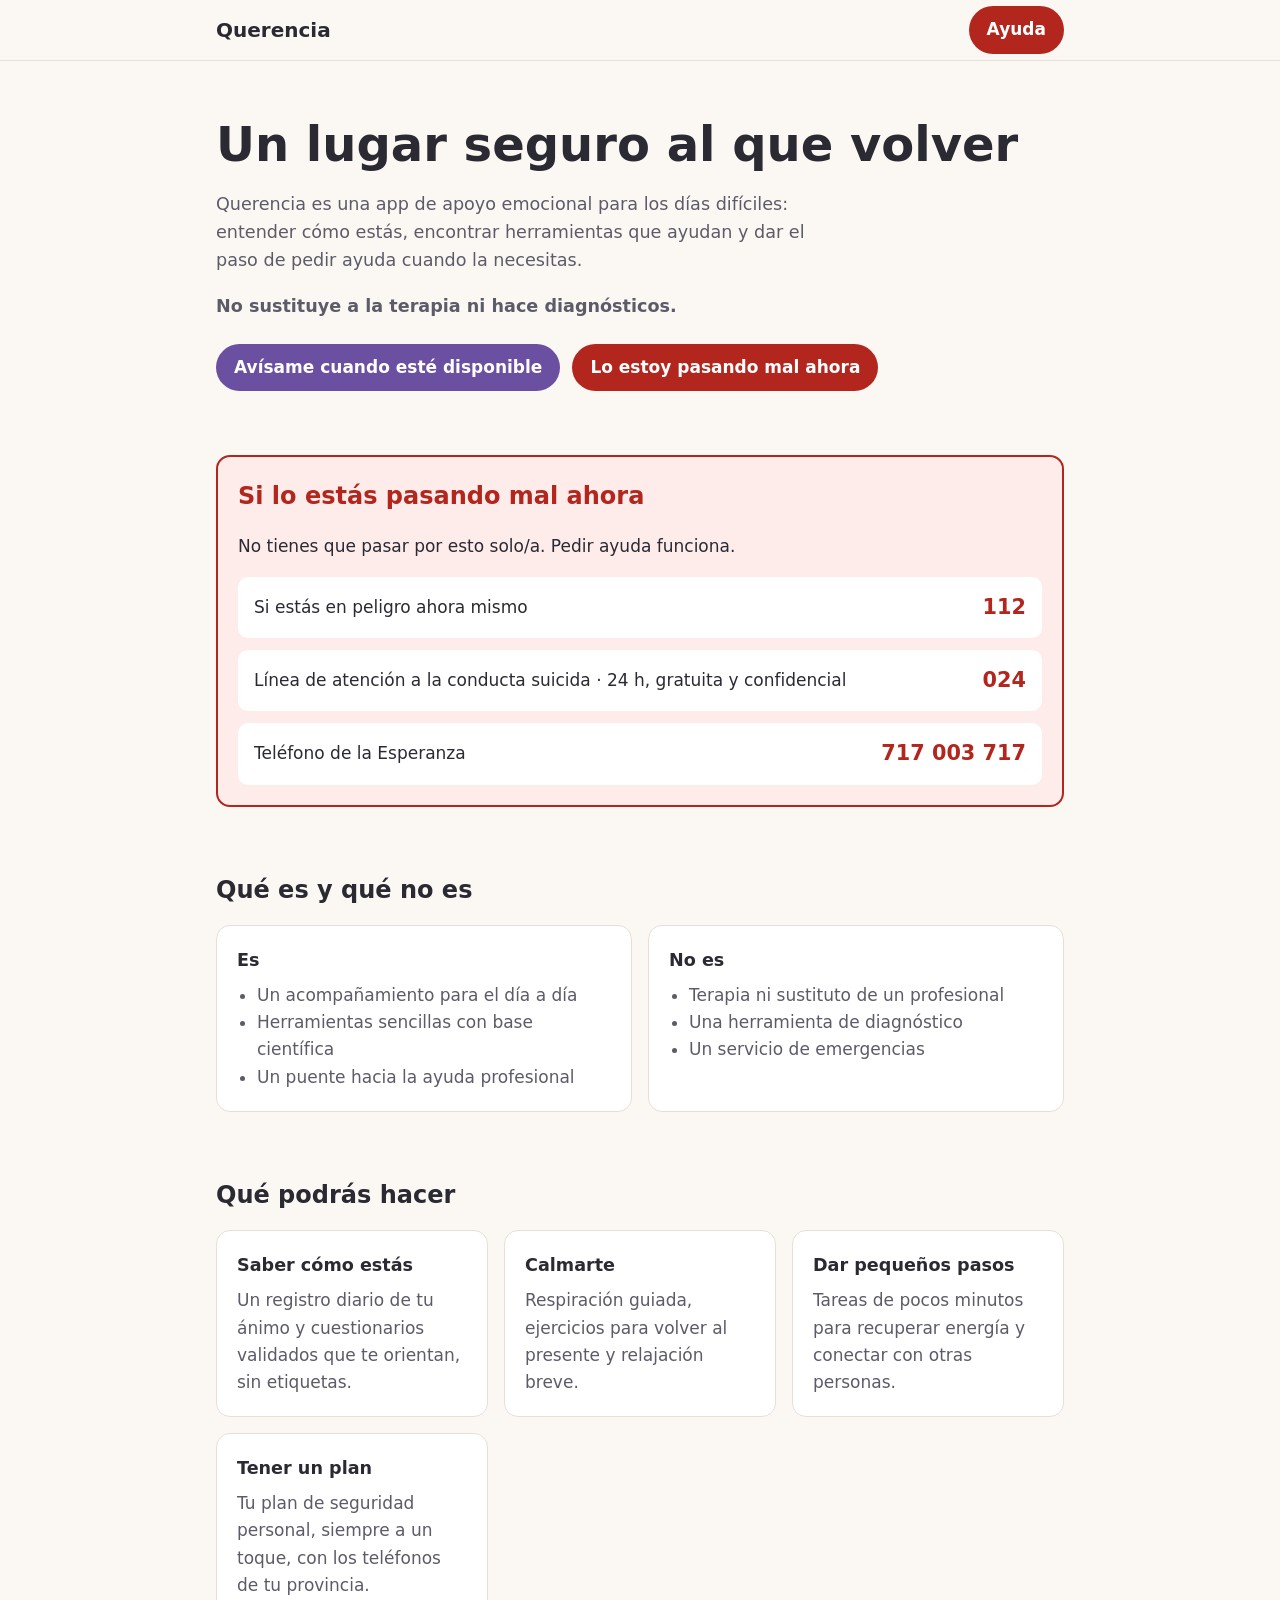
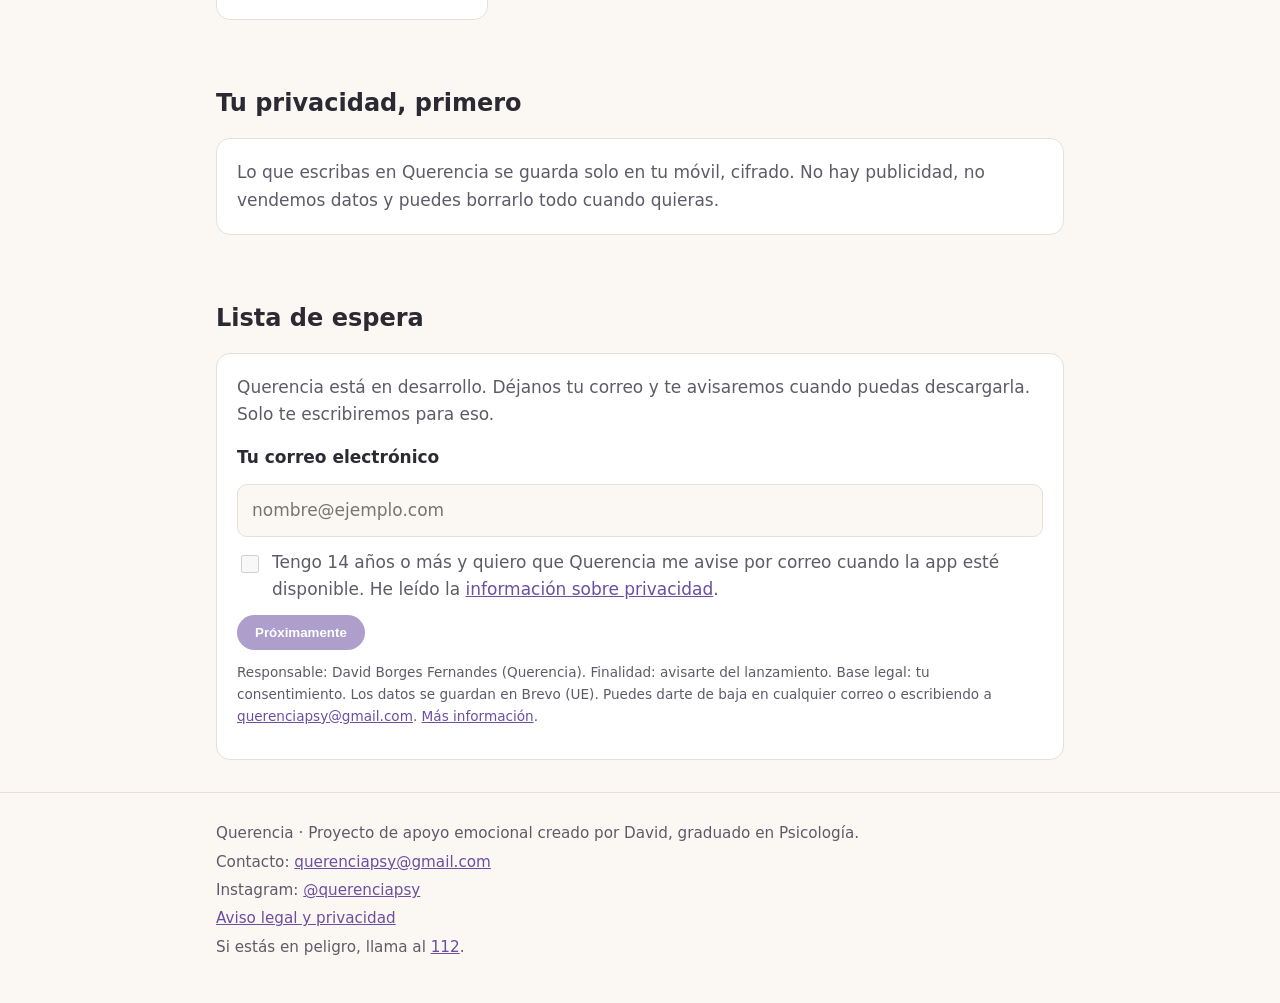
<file: index.html>
<!doctype html>
<html lang="es">
<head>
  <meta charset="utf-8">
  <meta name="viewport" content="width=device-width, initial-scale=1">
  <title>Querencia · Apoyo emocional</title>
  <meta name="description" content="Querencia es una app de apoyo emocional y autoayuda. No sustituye a la terapia. Si estás en peligro, llama al 112 o al 024.">
  <link rel="stylesheet" href="styles.css">
</head>
<body>
  <header>
    <div class="wrap">
      <a class="brand" href="#">Querencia</a>
      <a class="btn btn-help" href="#ayuda">Ayuda</a>
    </div>
  </header>

  <main class="wrap">
    <section class="hero">
      <h1>Un lugar seguro al que volver</h1>
      <p>Querencia es una app de apoyo emocional para los días difíciles: entender cómo estás, encontrar herramientas que ayudan y dar el paso de pedir ayuda cuando la necesitas.</p>
      <p><strong>No sustituye a la terapia ni hace diagnósticos.</strong></p>
      <div class="actions">
        <a class="btn btn-primary" href="#lista-de-espera">Avísame cuando esté disponible</a>
        <a class="btn btn-help" href="#ayuda">Lo estoy pasando mal ahora</a>
      </div>
    </section>

    <section id="ayuda" aria-labelledby="ayuda-titulo">
      <div class="help-box">
        <h2 id="ayuda-titulo">Si lo estás pasando mal ahora</h2>
        <p>No tienes que pasar por esto solo/a. Pedir ayuda funciona.</p>
        <ul class="phones">
          <li><a href="tel:112"><span>Si estás en peligro ahora mismo</span><strong>112</strong></a></li>
          <li><a href="tel:024"><span>Línea de atención a la conducta suicida · 24 h, gratuita y confidencial</span><strong>024</strong></a></li>
          <li><a href="tel:717003717"><span>Teléfono de la Esperanza</span><strong>717 003 717</strong></a></li>
        </ul>
      </div>
    </section>

    <section aria-labelledby="que-es">
      <h2 id="que-es">Qué es y qué no es</h2>
      <div class="grid">
        <div class="card">
          <h3>Es</h3>
          <ul>
            <li>Un acompañamiento para el día a día</li>
            <li>Herramientas sencillas con base científica</li>
            <li>Un puente hacia la ayuda profesional</li>
          </ul>
        </div>
        <div class="card">
          <h3>No es</h3>
          <ul>
            <li>Terapia ni sustituto de un profesional</li>
            <li>Una herramienta de diagnóstico</li>
            <li>Un servicio de emergencias</li>
          </ul>
        </div>
      </div>
    </section>

    <section aria-labelledby="que-podras">
      <h2 id="que-podras">Qué podrás hacer</h2>
      <div class="grid">
        <div class="card"><h3>Saber cómo estás</h3><p>Un registro diario de tu ánimo y cuestionarios validados que te orientan, sin etiquetas.</p></div>
        <div class="card"><h3>Calmarte</h3><p>Respiración guiada, ejercicios para volver al presente y relajación breve.</p></div>
        <div class="card"><h3>Dar pequeños pasos</h3><p>Tareas de pocos minutos para recuperar energía y conectar con otras personas.</p></div>
        <div class="card"><h3>Tener un plan</h3><p>Tu plan de seguridad personal, siempre a un toque, con los teléfonos de tu provincia.</p></div>
      </div>
    </section>

    <section aria-labelledby="privacidad">
      <h2 id="privacidad">Tu privacidad, primero</h2>
      <div class="card">
        <p>Lo que escribas en Querencia se guarda solo en tu móvil, cifrado. No hay publicidad, no vendemos datos y puedes borrarlo todo cuando quieras.</p>
      </div>
    </section>

    <section id="lista-de-espera" aria-labelledby="espera-titulo">
      <h2 id="espera-titulo">Lista de espera</h2>
      <div class="card">
        <p>Querencia está en desarrollo. Déjanos tu correo y te avisaremos cuando puedas descargarla. Solo te escribiremos para eso.</p>

        <!--
          Configuración: pega en data-action la URL "action" del formulario de Brevo
          (Formularios > tu formulario > Compartir > Código HTML, atributo action="https://....sibforms.com/serve/...").
          Mientras esté vacío, el formulario se muestra desactivado como "Próximamente".
        -->
        <form id="waitlist" class="waitlist" method="POST" data-action="" novalidate>
          <label for="wl-email">Tu correo electrónico</label>
          <input id="wl-email" name="EMAIL" type="email" autocomplete="email" inputmode="email" required placeholder="nombre@ejemplo.com">

          <label class="check">
            <input id="wl-consent" name="OPT_IN" type="checkbox" value="1" required>
            <span>Tengo 14 años o más y quiero que Querencia me avise por correo cuando la app esté disponible. He leído la <a href="aviso-legal.html#lista-de-espera">información sobre privacidad</a>.</span>
          </label>

          <!-- Campo trampa contra bots: las personas no lo ven -->
          <input class="hp" type="text" name="email_address_check" value="" tabindex="-1" autocomplete="off" aria-hidden="true">
          <input type="hidden" name="locale" value="es">

          <button class="btn btn-primary" type="submit">Avísame</button>
          <p class="fine">Responsable: David Borges Fernandes (Querencia). Finalidad: avisarte del lanzamiento. Base legal: tu consentimiento. Los datos se guardan en Brevo (UE). Puedes darte de baja en cualquier correo o escribiendo a <a href="mailto:querenciapsy@gmail.com">querenciapsy@gmail.com</a>. <a href="aviso-legal.html#lista-de-espera">Más información</a>.</p>
          <p id="wl-status" class="status" role="status" aria-live="polite"></p>
        </form>
      </div>
    </section>
  </main>

  <footer>
    <div class="wrap">
      <p>Querencia · Proyecto de apoyo emocional creado por David, graduado en Psicología.</p>
      <p>Contacto: <a href="mailto:querenciapsy@gmail.com">querenciapsy@gmail.com</a></p>
      <p>Instagram: <a href="https://www.instagram.com/querenciapsy/">@querenciapsy</a></p>
      <p><a href="aviso-legal.html">Aviso legal y privacidad</a></p>
      <p>Si estás en peligro, llama al <a href="tel:112">112</a>.</p>
    </div>
  </footer>
  <script>
  (function () {
    var form = document.getElementById('waitlist');
    if (!form) return;
    var action = (form.getAttribute('data-action') || '').trim();
    var status = document.getElementById('wl-status');
    var button = form.querySelector('button[type="submit"]');
    var email = document.getElementById('wl-email');
    var consent = document.getElementById('wl-consent');

    function say(msg, kind) { status.textContent = msg; status.className = 'status ' + (kind || ''); }

    if (!action) {
      email.disabled = true; consent.disabled = true; button.disabled = true;
      button.textContent = 'Próximamente';
      return;
    }
    form.setAttribute('action', action);

    form.addEventListener('submit', function (e) {
      e.preventDefault();
      if (!email.value || !email.checkValidity()) { say('Revisa tu correo electrónico.', 'error'); email.focus(); return; }
      if (!consent.checked) { say('Marca la casilla para poder avisarte.', 'error'); consent.focus(); return; }
      button.disabled = true;
      say('Enviando…');
      fetch(action, { method: 'POST', body: new FormData(form) })
        .then(function (r) { return r.json().catch(function () { return { success: r.ok }; }); })
        .then(function (data) {
          if (data && data.success === false) throw new Error('rechazado');
          form.reset();
          say('Listo. Te hemos enviado un correo para confirmar tu suscripción: revisa también la carpeta de spam.', 'ok');
        })
        .catch(function () {
          // Si el navegador bloquea la petición, se envía el formulario de forma clásica.
          form.submit();
        })
        .then(function () { button.disabled = false; });
    });
  })();
  </script>
</body>
</html>
</file>
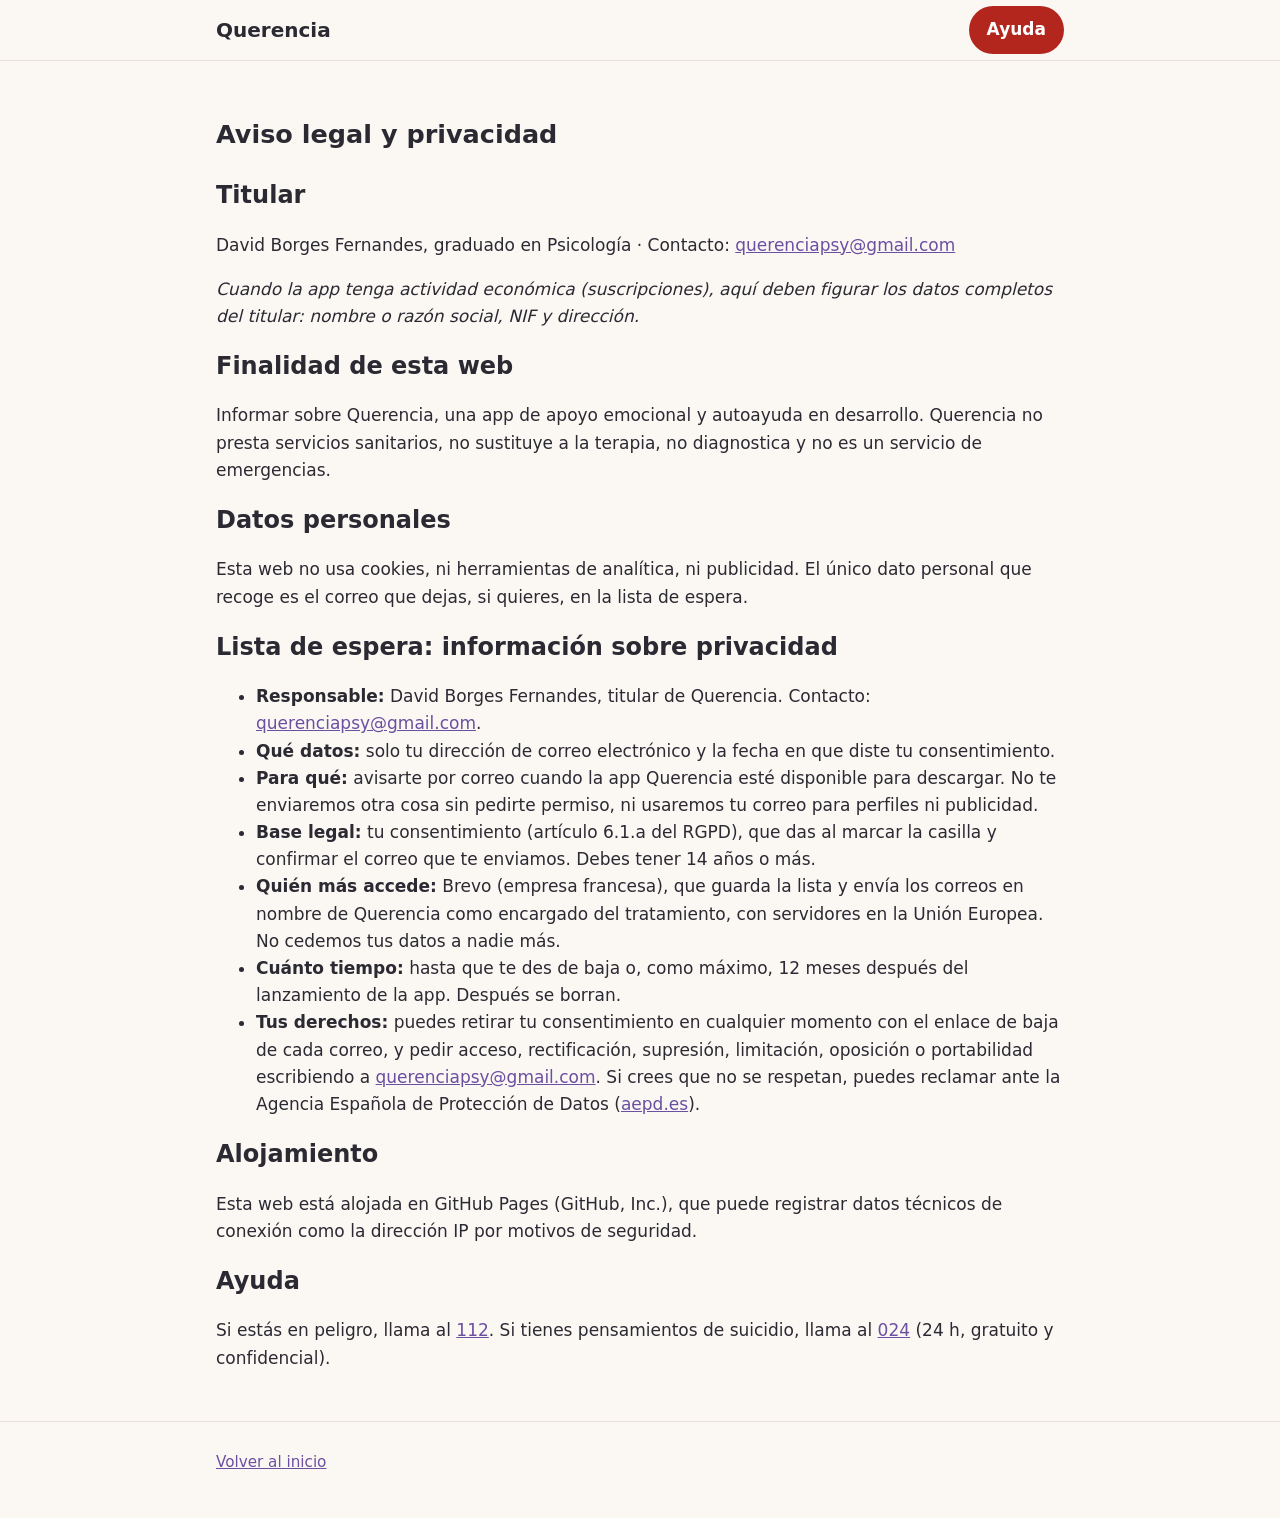
<file: aviso-legal.html>
<!doctype html>
<html lang="es">
<head>
  <meta charset="utf-8">
  <meta name="viewport" content="width=device-width, initial-scale=1">
  <title>Aviso legal · Querencia</title>
  <meta name="robots" content="noindex">
  <link rel="stylesheet" href="styles.css">
</head>
<body>
  <header>
    <div class="wrap">
      <a class="brand" href="index.html">Querencia</a>
      <a class="btn btn-help" href="index.html#ayuda">Ayuda</a>
    </div>
  </header>

  <main class="wrap">
    <section>
      <h1>Aviso legal y privacidad</h1>
      
      <h2>Titular</h2>
      <p>David Borges Fernandes, graduado en Psicología · Contacto: <a href="mailto:querenciapsy@gmail.com">querenciapsy@gmail.com</a></p>
      <p><em>Cuando la app tenga actividad económica (suscripciones), aquí deben figurar los datos completos del titular: nombre o razón social, NIF y dirección.</em></p>

      <h2>Finalidad de esta web</h2>
      <p>Informar sobre Querencia, una app de apoyo emocional y autoayuda en desarrollo. Querencia no presta servicios sanitarios, no sustituye a la terapia, no diagnostica y no es un servicio de emergencias.</p>

      <h2>Datos personales</h2>
      <p>Esta web no usa cookies, ni herramientas de analítica, ni publicidad. El único dato personal que recoge es el correo que dejas, si quieres, en la lista de espera.</p>

      <h2 id="lista-de-espera">Lista de espera: información sobre privacidad</h2>
      <ul>
        <li><strong>Responsable:</strong> David Borges Fernandes, titular de Querencia. Contacto: <a href="mailto:querenciapsy@gmail.com">querenciapsy@gmail.com</a>.</li>
        <li><strong>Qué datos:</strong> solo tu dirección de correo electrónico y la fecha en que diste tu consentimiento.</li>
        <li><strong>Para qué:</strong> avisarte por correo cuando la app Querencia esté disponible para descargar. No te enviaremos otra cosa sin pedirte permiso, ni usaremos tu correo para perfiles ni publicidad.</li>
        <li><strong>Base legal:</strong> tu consentimiento (artículo 6.1.a del RGPD), que das al marcar la casilla y confirmar el correo que te enviamos. Debes tener 14 años o más.</li>
        <li><strong>Quién más accede:</strong> Brevo (empresa francesa), que guarda la lista y envía los correos en nombre de Querencia como encargado del tratamiento, con servidores en la Unión Europea. No cedemos tus datos a nadie más.</li>
        <li><strong>Cuánto tiempo:</strong> hasta que te des de baja o, como máximo, 12 meses después del lanzamiento de la app. Después se borran.</li>
        <li><strong>Tus derechos:</strong> puedes retirar tu consentimiento en cualquier momento con el enlace de baja de cada correo, y pedir acceso, rectificación, supresión, limitación, oposición o portabilidad escribiendo a <a href="mailto:querenciapsy@gmail.com">querenciapsy@gmail.com</a>. Si crees que no se respetan, puedes reclamar ante la Agencia Española de Protección de Datos (<a href="https://www.aepd.es">aepd.es</a>).</li>
      </ul>

      <h2>Alojamiento</h2>
      <p>Esta web está alojada en GitHub Pages (GitHub, Inc.), que puede registrar datos técnicos de conexión como la dirección IP por motivos de seguridad.</p>

      <h2>Ayuda</h2>
      <p>Si estás en peligro, llama al <a href="tel:112">112</a>. Si tienes pensamientos de suicidio, llama al <a href="tel:024">024</a> (24 h, gratuito y confidencial).</p>
    </section>
  </main>

  <footer>
    <div class="wrap"><p><a href="index.html">Volver al inicio</a></p></div>
  </footer>
</body>
</html>
</file>
<file: styles.css>
:root {
  --bg: #fbf8f4;
  --surface: #ffffff;
  --text: #2b2a33;
  --muted: #5d5b68;
  --accent: #6b4fa1;
  --accent-text: #ffffff;
  --help: #b3261e;
  --help-bg: #fdecea;
  --border: #e6e0d8;
  --radius: 14px;
}

@media (prefers-color-scheme: dark) {
  :root {
    --bg: #17161c;
    --surface: #211f28;
    --text: #ece9f2;
    --muted: #b3afbf;
    --accent: #b9a3e6;
    --accent-text: #17161c;
    --help: #ffb4ab;
    --help-bg: #3a1d1b;
    --border: #34313d;
  }
}

* { box-sizing: border-box; }

body {
  margin: 0;
  background: var(--bg);
  color: var(--text);
  font-family: system-ui, -apple-system, "Segoe UI", Roboto, sans-serif;
  font-size: 17px;
  line-height: 1.6;
}

a { color: var(--accent); }

.wrap { max-width: 880px; margin: 0 auto; padding: 0 16px; }

header {
  position: sticky;
  top: 0;
  z-index: 10;
  background: var(--bg);
  border-bottom: 1px solid var(--border);
}
header .wrap { display: flex; align-items: center; justify-content: space-between; height: 60px; }
.brand { font-weight: 700; font-size: 1.25rem; text-decoration: none; color: var(--text); }

.btn {
  display: inline-block;
  padding: 10px 18px;
  border-radius: 999px;
  font-weight: 600;
  text-decoration: none;
  border: 0;
  cursor: pointer;
}
.btn-help { background: var(--help); color: #fff; }
@media (prefers-color-scheme: dark) { .btn-help { color: #17161c; } }
.btn-primary { background: var(--accent); color: var(--accent-text); }
.btn[aria-disabled="true"] { opacity: .55; cursor: not-allowed; }

.hero { padding: 56px 0 32px; }
.hero h1 { font-size: clamp(2rem, 6vw, 3rem); line-height: 1.15; margin: 0 0 16px; }
.hero p { color: var(--muted); font-size: 1.1rem; max-width: 620px; }
.actions { display: flex; flex-wrap: wrap; gap: 12px; margin-top: 24px; }

section { padding: 32px 0; }
h2 { font-size: 1.5rem; margin: 0 0 16px; }

.help-box {
  background: var(--help-bg);
  border: 2px solid var(--help);
  border-radius: var(--radius);
  padding: 20px;
}
.help-box h2 { color: var(--help); }
.phones { list-style: none; padding: 0; margin: 0; display: grid; gap: 12px; }
.phones a {
  display: flex;
  justify-content: space-between;
  align-items: center;
  gap: 12px;
  padding: 14px 16px;
  background: var(--surface);
  border-radius: 10px;
  text-decoration: none;
  color: var(--text);
}
.phones strong { font-size: 1.3rem; color: var(--help); white-space: nowrap; }

.grid { display: grid; gap: 16px; grid-template-columns: repeat(auto-fit, minmax(240px, 1fr)); }
.card {
  background: var(--surface);
  border: 1px solid var(--border);
  border-radius: var(--radius);
  padding: 20px;
}
.card h3 { margin: 0 0 8px; font-size: 1.1rem; }
.card p, .card li { color: var(--muted); margin: 0; }
.card ul { padding-left: 20px; margin: 0; }

footer { border-top: 1px solid var(--border); padding: 24px 0 40px; color: var(--muted); font-size: .95rem; }
footer p { margin: 4px 0; }

.waitlist { display: grid; gap: 12px; margin-top: 16px; }
.waitlist label { font-weight: 600; }
.waitlist input[type="email"] {
  width: 100%;
  padding: 12px 14px;
  font: inherit;
  color: var(--text);
  background: var(--bg);
  border: 1px solid var(--border);
  border-radius: 10px;
}
.waitlist input[type="email"]:focus { outline: 2px solid var(--accent); outline-offset: 1px; }
.waitlist .check { display: flex; gap: 10px; align-items: flex-start; font-weight: 400; color: var(--muted); }
.waitlist .check input { margin-top: 6px; width: 18px; height: 18px; flex: none; accent-color: var(--accent); }
.waitlist button { justify-self: start; }
.waitlist button:disabled { opacity: .55; cursor: not-allowed; }
.waitlist .fine { font-size: .85rem; }
.waitlist .hp { position: absolute; left: -10000px; width: 1px; height: 1px; overflow: hidden; }
.status { margin: 0; font-weight: 600; }
.status.ok { color: var(--accent); }
.status.error { color: var(--help); }
</file>
